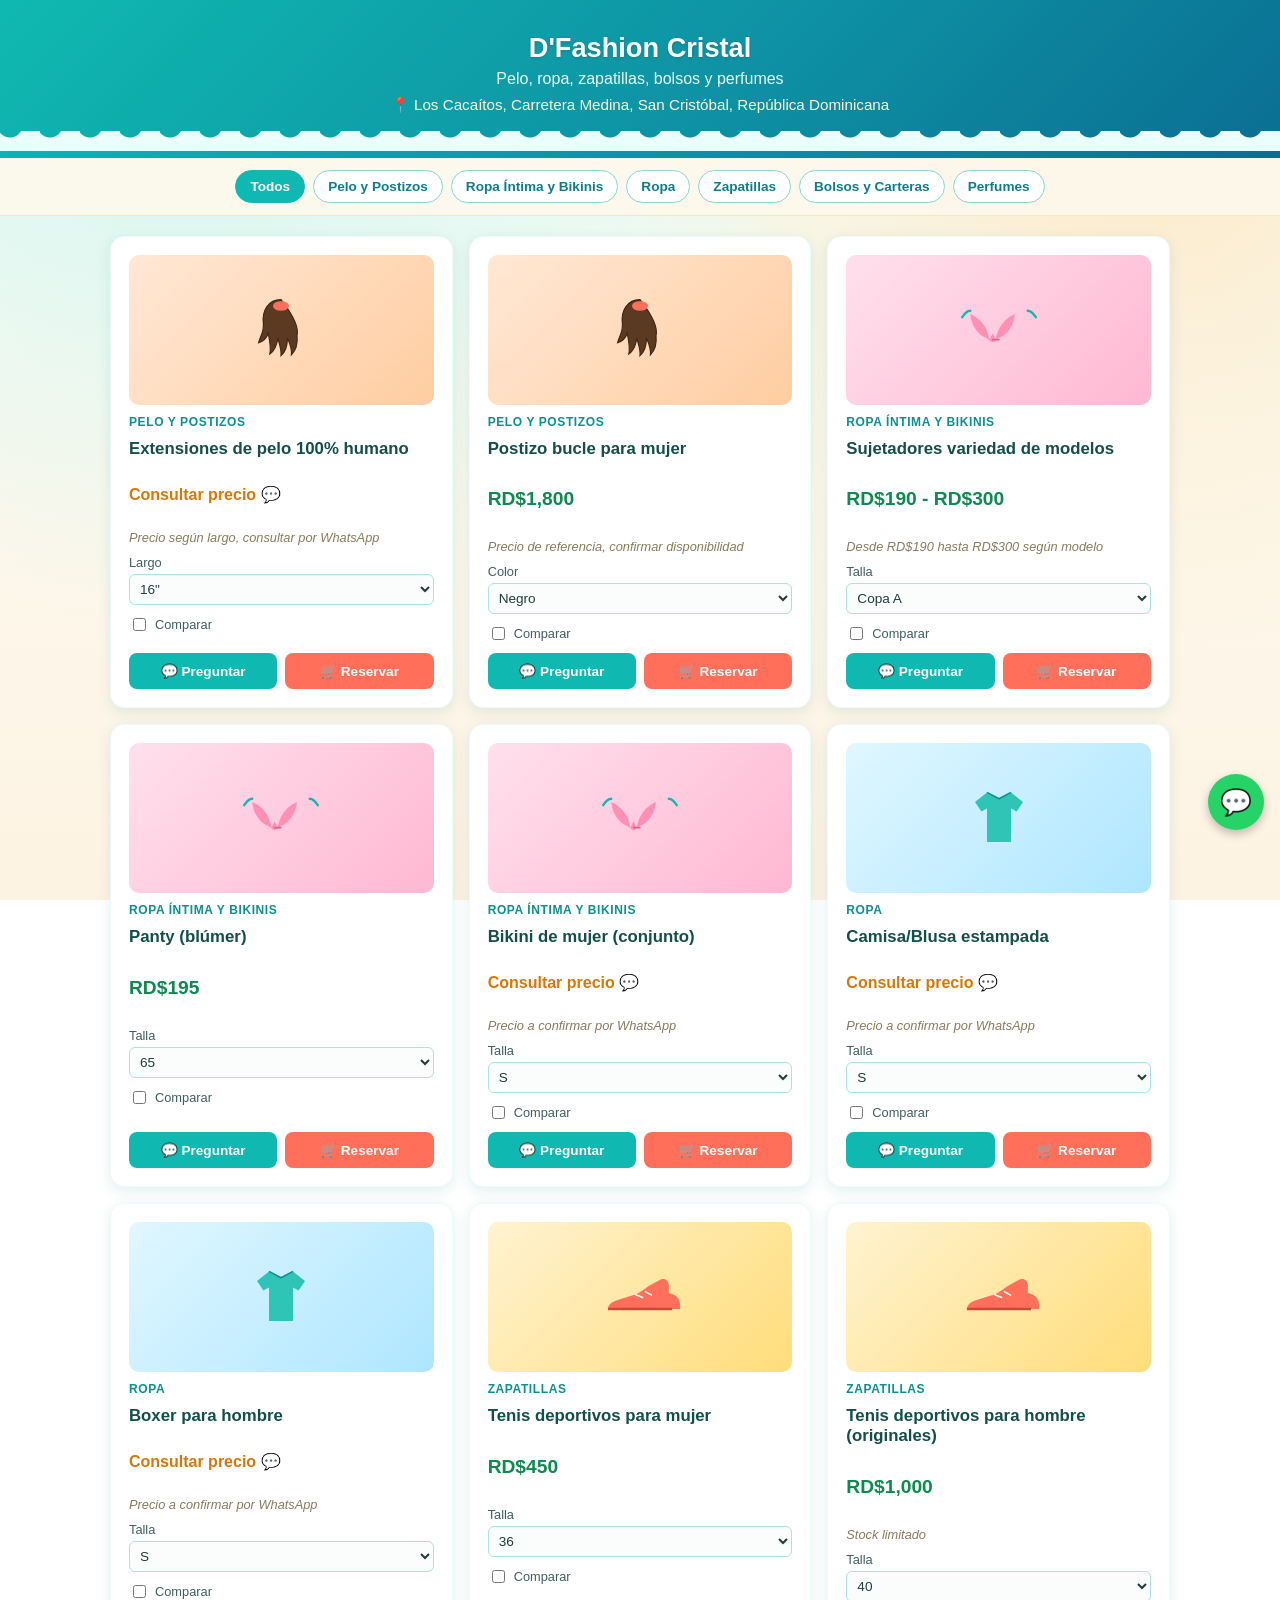
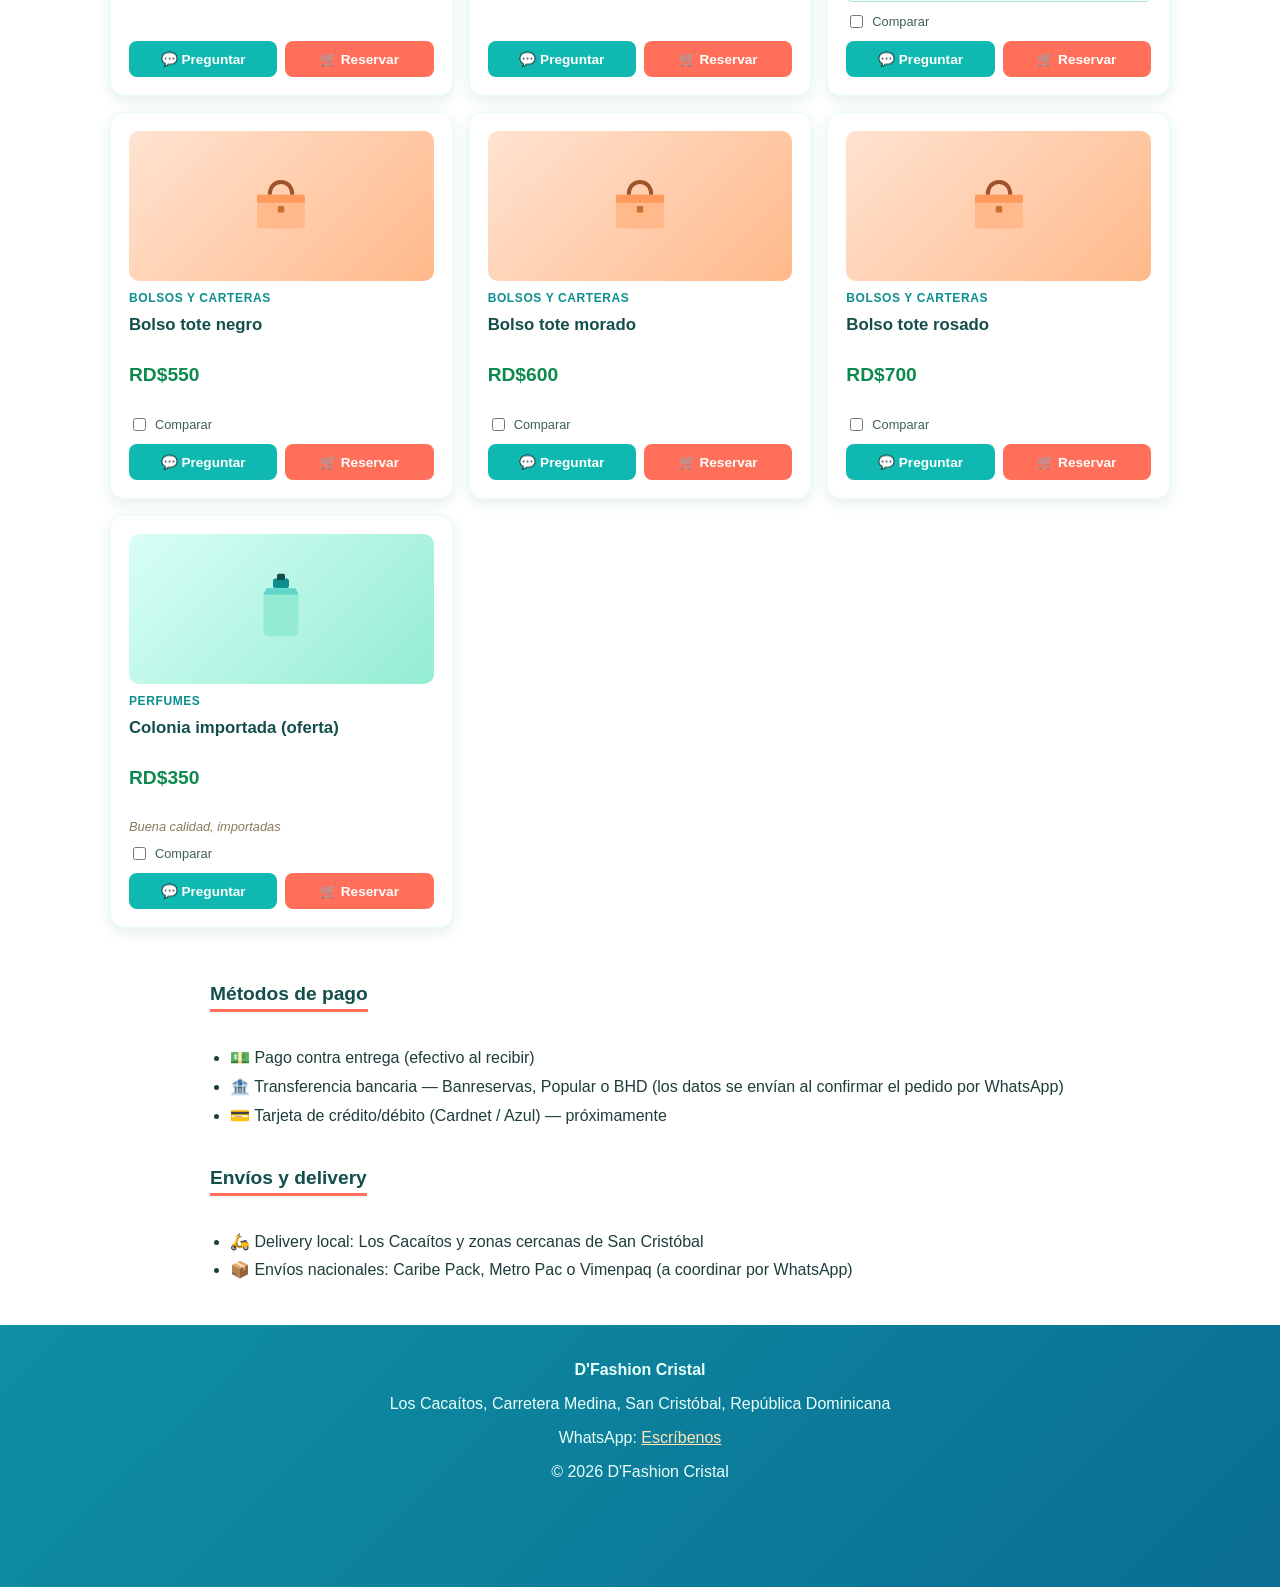
<file: index.html>
<!DOCTYPE html>
<html lang="es">
<head>
<meta charset="UTF-8">
<meta name="viewport" content="width=device-width, initial-scale=1.0">

<title>D'Fashion Cristal | Pelo, Ropa, Zapatillas y Perfumes en San Cristóbal</title>

<meta name="description"
content="D'Fashion Cristal - Los Cacaítos, Carretera Medina, San Cristóbal. Pelo y postizos, ropa, zapatillas, bolsos y perfumes. Pregunta y reserva por WhatsApp.">

<link rel="stylesheet" href="style.css">
</head>

<body>

<header>
<h1 id="store-name">D'Fashion Cristal</h1>
<p class="subtitle" id="store-tagline">Pelo, ropa, zapatillas, bolsos y perfumes</p>
<p class="address" id="store-address">📍 Los Cacaítos, Carretera Medina, San Cristóbal, R.D.</p>
</header>

<nav class="filters">
<div class="filter-row" id="category-filters">
<button class="filter-btn active" data-category="todos">Todos</button>
</div>
</nav>

<main id="products-container"></main>

<section class="info-block">
<h2>Métodos de pago</h2>
<ul>
<li>💵 Pago contra entrega (efectivo al recibir)</li>
<li>🏦 Transferencia bancaria — Banreservas, Popular o BHD (los datos se envían al confirmar el pedido por WhatsApp)</li>
<li>💳 Tarjeta de crédito/débito (Cardnet / Azul) — próximamente</li>
</ul>
</section>

<section class="info-block">
<h2>Envíos y delivery</h2>
<ul>
<li>🛵 Delivery local: Los Cacaítos y zonas cercanas de San Cristóbal</li>
<li>📦 Envíos nacionales: Caribe Pack, Metro Pac o Vimenpaq (a coordinar por WhatsApp)</li>
</ul>
</section>

<div class="compare-bar" id="compare-bar">
<span id="compare-count">0 productos seleccionados</span>
<button id="compare-btn">Ver comparación</button>
<button id="compare-clear">Limpiar</button>
</div>

<div class="modal-overlay" id="compare-modal">
<div class="modal">
<button class="modal-close" id="modal-close">✕</button>
<h2>Comparar productos</h2>
<div class="table-scroll">
<table id="compare-table"></table>
</div>
</div>
</div>

<a id="whatsapp-float" href="#" target="_blank" aria-label="Chatear por WhatsApp">💬</a>

<footer>
<p><strong id="footer-store-name">D'Fashion Cristal</strong></p>
<p id="footer-address">Los Cacaítos, Carretera Medina, San Cristóbal, R.D.</p>
<p>WhatsApp: <a id="footer-whatsapp" href="#" target="_blank">Escríbenos</a></p>
<p>© 2026 D'Fashion Cristal</p>
</footer>

<script src="script.js"></script>

</body>
</html>
</file>
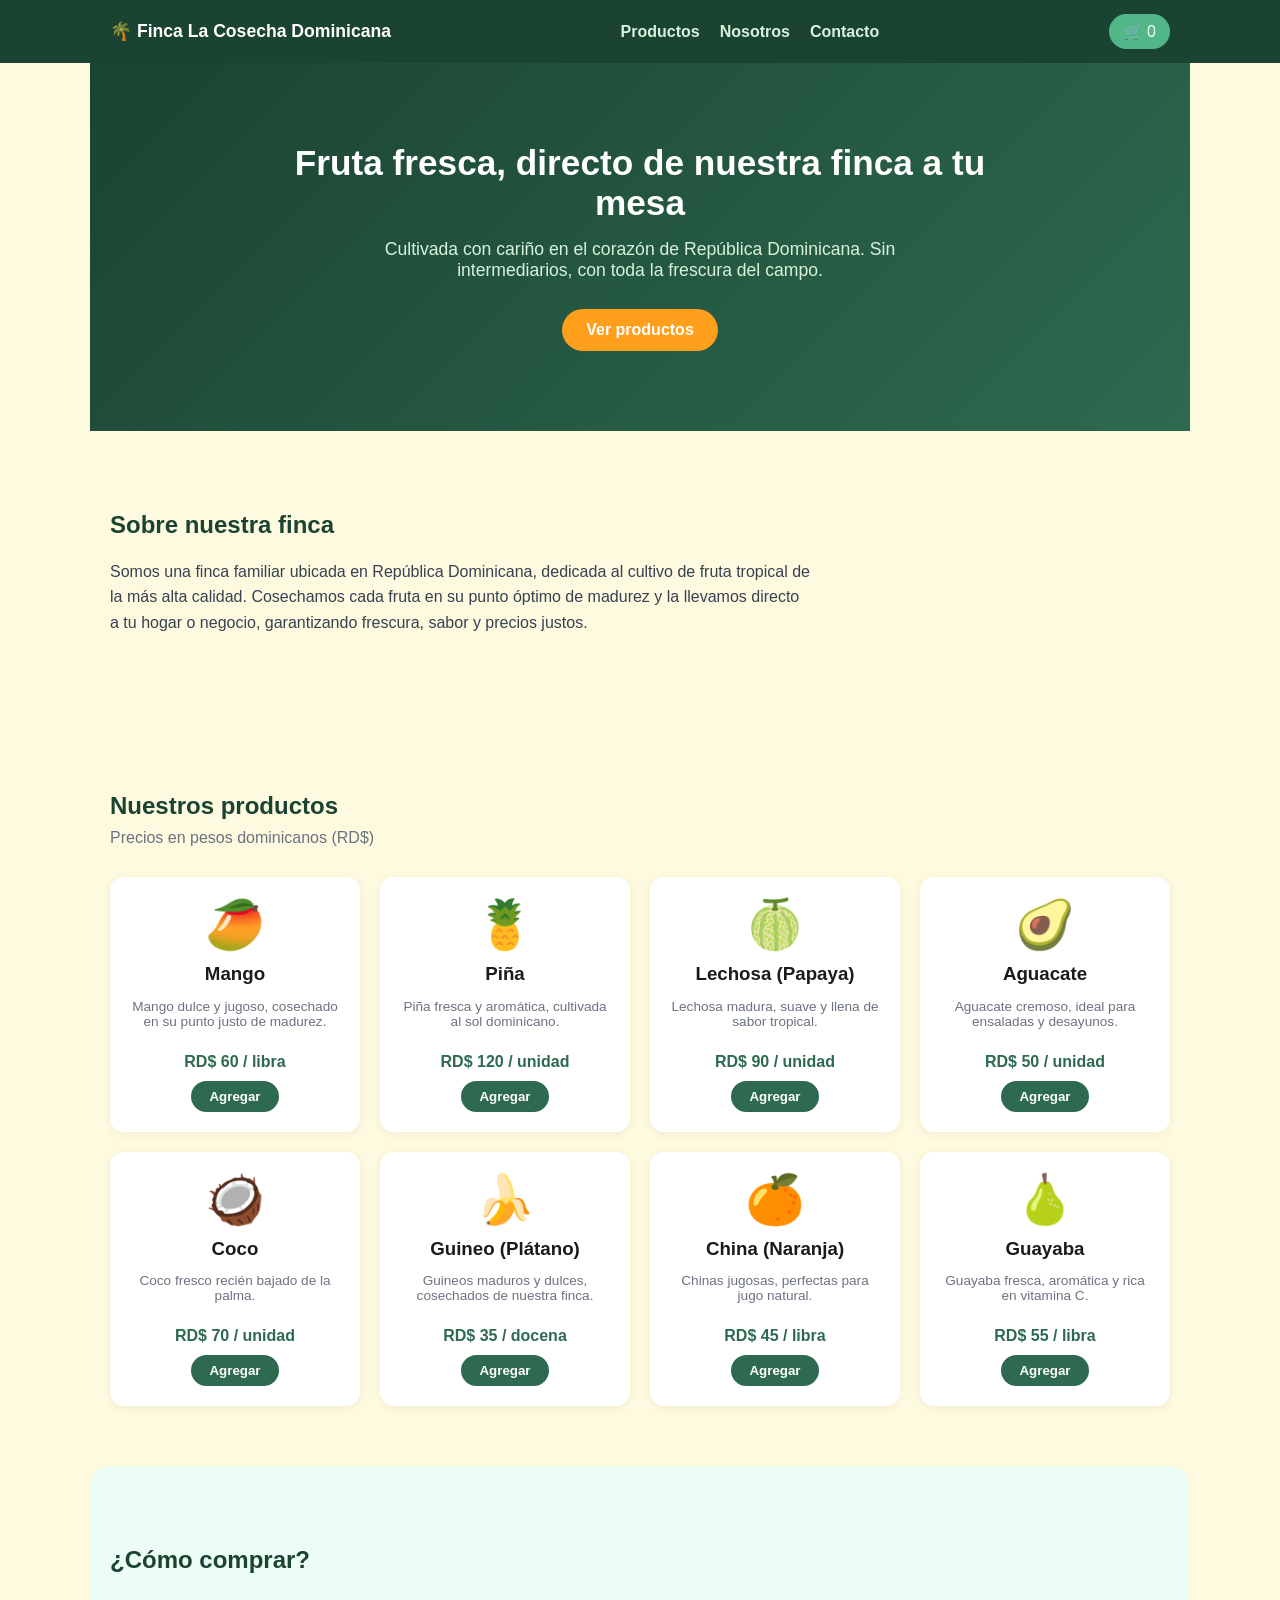
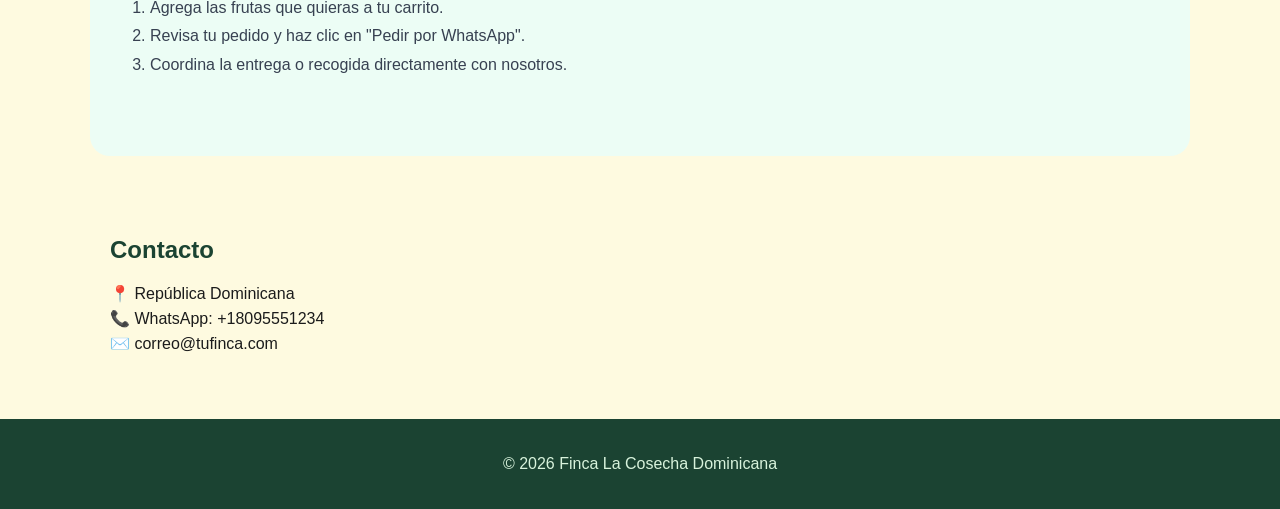
<file: finca/index.html>
<!DOCTYPE html>
<html lang="es">
<head>
<meta charset="UTF-8">
<meta name="viewport" content="width=device-width, initial-scale=1.0">

<title>Finca La Cosecha Dominicana | Fruta fresca a domicilio</title>

<meta name="description"
content="Compra fruta fresca directo de nuestra finca en República Dominicana. Mango, piña, lechosa, aguacate, coco y más, con entrega a domicilio.">

<link rel="stylesheet" href="style.css">
</head>

<body>

<header class="site-header">
  <div class="header-inner">
    <a href="#top" class="logo">🌴 Finca La Cosecha Dominicana</a>
    <nav class="nav">
      <a href="#productos">Productos</a>
      <a href="#nosotros">Nosotros</a>
      <a href="#contacto">Contacto</a>
    </nav>
    <button id="cart-toggle" class="cart-toggle" aria-label="Abrir carrito">
      🛒 <span id="cart-count">0</span>
    </button>
  </div>
</header>

<section id="top" class="hero">
  <div class="hero-content">
    <h1>Fruta fresca, directo de nuestra finca a tu mesa</h1>
    <p>Cultivada con cariño en el corazón de República Dominicana. Sin intermediarios, con toda la frescura del campo.</p>
    <a href="#productos" class="btn btn-primary">Ver productos</a>
  </div>
</section>

<section id="nosotros" class="nosotros">
  <h2>Sobre nuestra finca</h2>
  <p>
    Somos una finca familiar ubicada en República Dominicana, dedicada al cultivo
    de fruta tropical de la más alta calidad. Cosechamos cada fruta en su punto
    óptimo de madurez y la llevamos directo a tu hogar o negocio, garantizando
    frescura, sabor y precios justos.
  </p>
</section>

<section id="productos" class="productos">
  <h2>Nuestros productos</h2>
  <p class="productos-sub">Precios en pesos dominicanos (RD$)</p>
  <div id="productos-grid" class="productos-grid"></div>
</section>

<section id="como-comprar" class="como-comprar">
  <h2>¿Cómo comprar?</h2>
  <ol>
    <li>Agrega las frutas que quieras a tu carrito.</li>
    <li>Revisa tu pedido y haz clic en "Pedir por WhatsApp".</li>
    <li>Coordina la entrega o recogida directamente con nosotros.</li>
  </ol>
</section>

<section id="contacto" class="contacto">
  <h2>Contacto</h2>
  <p>📍 República Dominicana</p>
  <p>📞 WhatsApp: <span id="telefono-contacto">EDITAR-TU-NUMERO</span></p>
  <p>✉️ correo@tufinca.com</p>
</section>

<footer class="site-footer">
  <p>© 2026 Finca La Cosecha Dominicana</p>
</footer>

<!-- Carrito lateral -->
<aside id="cart-panel" class="cart-panel">
  <div class="cart-header">
    <h2>Tu carrito</h2>
    <button id="cart-close" aria-label="Cerrar carrito">✕</button>
  </div>
  <div id="cart-items" class="cart-items"></div>
  <div class="cart-footer">
    <p class="cart-total">Total: <span id="cart-total">RD$ 0</span></p>
    <button id="checkout-btn" class="btn btn-primary btn-block">Pedir por WhatsApp</button>
  </div>
</aside>
<div id="cart-overlay" class="cart-overlay"></div>

<script src="script.js"></script>

</body>
</html>
</file>
<file: style.css>
* { box-sizing: border-box; }

body {
  margin:0;
  font-family: Arial, Helvetica, sans-serif;
  background:
    radial-gradient(circle at 15% 0%, #d6f5ef 0%, transparent 45%),
    radial-gradient(circle at 90% 10%, #ffe9c7 0%, transparent 40%),
    linear-gradient(180deg, #eafffb 0%, #fdf8ec 55%, #fdf3e3 100%);
  background-attachment: fixed;
  color:#1e3d3a;
}

header {
  text-align:center;
  padding:32px 16px 44px;
  background:linear-gradient(135deg, #0fb9b1 0%, #0e8fa3 60%, #0a6e93 100%);
  color:#ffffff;
  position:relative;
  overflow:hidden;
}

header::after {
  content:"";
  position:absolute;
  left:0; right:0; bottom:-1px;
  height:28px;
  background:
    radial-gradient(circle at 10px -6px, transparent 12px, #eafffb 13px) 0 0/40px 20px repeat-x;
}

header h1 { margin:0 0 6px; font-size:1.7rem; text-shadow:0 1px 3px rgba(0,0,0,0.15); }

.subtitle {
  color:#e3fbf7;
  margin:0 0 8px;
}

.address {
  color:#fff3d6;
  margin:0;
  font-size:0.95rem;
}

.filters {
  position:sticky;
  top:0;
  z-index:10;
  background:#fdf8ecee;
  backdrop-filter:blur(4px);
  padding:12px 12px;
  border-bottom:1px solid #ffe4b8;
}

.filter-row {
  display:flex;
  flex-wrap:wrap;
  gap:8px;
  justify-content:center;
}

.filter-btn {
  background:#ffffff;
  color:#0e7c8c;
  border:1px solid #7fd8d1;
  border-radius:20px;
  padding:8px 14px;
  font-size:0.85rem;
  cursor:pointer;
  font-weight:600;
}

.filter-btn.active {
  background:#0fb9b1;
  border-color:#0fb9b1;
  color:#ffffff;
}

#products-container {
  max-width:1100px;
  margin:auto;
  padding:20px;
  display:grid;
  grid-template-columns: 1fr;
  gap:16px;
}

@media (min-width:640px) {
  #products-container { grid-template-columns: 1fr 1fr; }
}

@media (min-width:960px) {
  #products-container { grid-template-columns: 1fr 1fr 1fr; }
}

.card {
  background:#ffffff;
  padding:18px;
  border-radius:14px;
  transition:0.2s;
  display:flex;
  flex-direction:column;
  gap:10px;
  box-shadow:0 4px 14px rgba(15,120,120,0.12);
  border:1px solid #eafdf9;
}

.card:hover {
  transform:translateY(-3px);
  box-shadow:0 8px 20px rgba(15,120,120,0.18);
}

.card-image {
  height:150px;
  border-radius:10px;
  display:flex;
  align-items:center;
  justify-content:center;
  overflow:hidden;
}

.card-image svg { width:80px; height:80px; }

.card-image.cat-pelo { background:linear-gradient(135deg, #ffe8d6, #ffcda1); }
.card-image.cat-lenceria { background:linear-gradient(135deg, #ffe0ec, #ffb8d2); }
.card-image.cat-ropa { background:linear-gradient(135deg, #e0f7ff, #aee6ff); }
.card-image.cat-zapatillas { background:linear-gradient(135deg, #fff3d1, #ffdd7a); }
.card-image.cat-bolsos { background:linear-gradient(135deg, #ffe3d1, #ffb98a); }
.card-image.cat-perfumes { background:linear-gradient(135deg, #d9fff5, #93ecd3); }

.card h2 {
  margin:0;
  font-size:1.05rem;
  color:#134e4a;
}

.card .category-tag {
  font-size:0.75rem;
  color:#0e8f8f;
  text-transform:uppercase;
  letter-spacing:0.05em;
  font-weight:700;
}

.card .price {
  font-size:1.2rem;
  font-weight:bold;
  color:#0d8a4f;
}

.card .price.consultar {
  color:#d97706;
  font-size:1rem;
}

.card .note {
  font-size:0.8rem;
  color:#8a7a5c;
  font-style:italic;
  margin:0;
}

.card select {
  background:#fbfdfc;
  color:#1e3d3a;
  border:1px solid #a9e4dd;
  border-radius:6px;
  padding:6px;
  font-size:0.85rem;
}

.card .option-group {
  display:flex;
  flex-direction:column;
  gap:4px;
  font-size:0.8rem;
  color:#3f5f5c;
}

.card-actions {
  display:flex;
  flex-wrap:wrap;
  gap:8px;
  margin-top:auto;
}

.btn {
  flex:1;
  text-align:center;
  padding:10px;
  border-radius:8px;
  border:none;
  font-weight:bold;
  cursor:pointer;
  text-decoration:none;
  font-size:0.85rem;
}

.btn-ask {
  background:#0fb9b1;
  color:#ffffff;
}

.btn-reserve {
  background:#ff6f59;
  color:white;
}

.compare-check {
  display:flex;
  align-items:center;
  gap:6px;
  font-size:0.8rem;
  color:#3f5f5c;
}

a { color:#0e8f8f; }

.info-block {
  max-width:900px;
  margin:20px auto;
  padding:0 20px;
}

.info-block h2 {
  font-size:1.2rem;
  color:#134e4a;
  border-bottom:3px solid #ff6f59;
  display:inline-block;
  padding-bottom:4px;
}

.info-block ul {
  line-height:1.8;
  padding-left:20px;
}

.compare-bar {
  position:fixed;
  bottom:0;
  left:0;
  right:0;
  background:#ffffff;
  border-top:1px solid #a9e4dd;
  box-shadow:0 -4px 12px rgba(15,120,120,0.15);
  padding:10px 16px;
  display:none;
  align-items:center;
  justify-content:space-between;
  gap:10px;
  z-index:20;
  color:#134e4a;
}

.compare-bar.visible { display:flex; }

.compare-bar button {
  background:#ff6f59;
  color:white;
  border:none;
  border-radius:8px;
  padding:8px 14px;
  font-weight:bold;
  cursor:pointer;
}

#compare-clear {
  background:transparent;
  color:#134e4a;
  border:1px solid #7fd8d1;
}

.modal-overlay {
  display:none;
  position:fixed;
  inset:0;
  background:rgba(6,40,45,0.55);
  z-index:30;
  align-items:center;
  justify-content:center;
  padding:16px;
}

.modal-overlay.visible { display:flex; }

.modal {
  background:#ffffff;
  border-radius:12px;
  padding:20px;
  max-width:700px;
  width:100%;
  max-height:80vh;
  overflow-y:auto;
  position:relative;
  color:#1e3d3a;
}

.modal-close {
  position:absolute;
  top:12px;
  right:12px;
  background:none;
  border:none;
  color:#1e3d3a;
  font-size:1.2rem;
  cursor:pointer;
}

.table-scroll {
  overflow-x:auto;
}

#compare-table {
  width:100%;
  border-collapse:collapse;
}

#compare-table td, #compare-table th {
  border:1px solid #d7ede9;
  padding:8px;
  text-align:left;
  font-size:0.85rem;
  white-space:nowrap;
}

#compare-table th { background:#eafffb; }

#whatsapp-float {
  position:fixed;
  bottom:70px;
  right:16px;
  background:#25d366;
  color:white;
  width:56px;
  height:56px;
  border-radius:50%;
  display:flex;
  align-items:center;
  justify-content:center;
  font-size:1.6rem;
  text-decoration:none;
  box-shadow:0 4px 10px rgba(0,0,0,0.25);
  z-index:25;
}

footer {
  text-align:center;
  padding:20px;
  background:linear-gradient(135deg, #0e8fa3, #0a6e93);
  color:#eafffb;
  margin-top:40px;
  padding-bottom:90px;
}

footer a { color:#ffe4b8; }
</file>
<file: finca/style.css>
:root {
  --verde-oscuro: #1b4332;
  --verde: #2d6a4f;
  --verde-claro: #52b788;
  --mango: #ff9f1c;
  --crema: #fefae0;
  --texto: #1b1b1b;
  --gris: #6b7280;
}

* {
  box-sizing: border-box;
}

body {
  margin: 0;
  font-family: "Segoe UI", Arial, Helvetica, sans-serif;
  background: var(--crema);
  color: var(--texto);
}

h1, h2 {
  color: var(--verde-oscuro);
}

.btn {
  display: inline-block;
  padding: 12px 24px;
  border-radius: 30px;
  border: none;
  font-weight: bold;
  cursor: pointer;
  text-decoration: none;
  font-size: 1rem;
}

.btn-primary {
  background: var(--mango);
  color: white;
}

.btn-primary:hover {
  background: #e88a00;
}

.btn-block {
  width: 100%;
  text-align: center;
}

/* Header */
.site-header {
  background: var(--verde-oscuro);
  position: sticky;
  top: 0;
  z-index: 10;
}

.header-inner {
  max-width: 1100px;
  margin: auto;
  display: flex;
  align-items: center;
  justify-content: space-between;
  padding: 14px 20px;
}

.logo {
  color: white;
  font-weight: bold;
  text-decoration: none;
  font-size: 1.1rem;
}

.nav {
  display: flex;
  gap: 20px;
}

.nav a {
  color: #d8f3dc;
  text-decoration: none;
  font-weight: 600;
}

.nav a:hover {
  color: white;
}

.cart-toggle {
  background: var(--verde-claro);
  color: white;
  border: none;
  border-radius: 20px;
  padding: 8px 14px;
  font-size: 1rem;
  cursor: pointer;
}

/* Hero */
.hero {
  background: linear-gradient(135deg, var(--verde-oscuro), var(--verde));
  color: white;
  text-align: center;
  padding: 80px 20px;
}

.hero h1 {
  color: white;
  font-size: 2.2rem;
  max-width: 700px;
  margin: 0 auto 16px;
}

.hero p {
  max-width: 600px;
  margin: 0 auto 28px;
  color: #d8f3dc;
  font-size: 1.1rem;
}

/* Secciones generales */
section {
  max-width: 1100px;
  margin: auto;
  padding: 60px 20px;
}

.nosotros p {
  max-width: 700px;
  color: #374151;
  line-height: 1.6;
}

.productos-sub {
  color: var(--gris);
  margin-top: -10px;
}

/* Productos */
.productos-grid {
  display: grid;
  grid-template-columns: repeat(auto-fill, minmax(220px, 1fr));
  gap: 20px;
  margin-top: 30px;
}

.producto-card {
  background: white;
  border-radius: 14px;
  padding: 20px;
  text-align: center;
  box-shadow: 0 2px 10px rgba(0,0,0,0.06);
  transition: transform 0.2s;
}

.producto-card:hover {
  transform: translateY(-4px);
}

.producto-emoji {
  font-size: 3rem;
}

.producto-card h3 {
  margin: 10px 0 4px;
}

.producto-card .descripcion {
  color: var(--gris);
  font-size: 0.85rem;
  min-height: 40px;
}

.producto-precio {
  font-weight: bold;
  color: var(--verde);
  margin: 10px 0;
}

.add-btn {
  background: var(--verde);
  color: white;
  border: none;
  border-radius: 20px;
  padding: 8px 18px;
  cursor: pointer;
  font-weight: 600;
}

.add-btn:hover {
  background: var(--verde-oscuro);
}

/* Como comprar */
.como-comprar {
  background: #ecfdf5;
  border-radius: 20px;
}

.como-comprar ol {
  color: #374151;
  line-height: 1.8;
}

/* Contacto */
.contacto p {
  margin: 6px 0;
}

/* Footer */
.site-footer {
  text-align: center;
  padding: 20px;
  background: var(--verde-oscuro);
  color: #d8f3dc;
}

/* Carrito lateral */
.cart-panel {
  position: fixed;
  top: 0;
  right: -380px;
  width: 350px;
  max-width: 90vw;
  height: 100%;
  background: white;
  box-shadow: -4px 0 20px rgba(0,0,0,0.15);
  display: flex;
  flex-direction: column;
  transition: right 0.3s ease;
  z-index: 100;
}

.cart-panel.open {
  right: 0;
}

.cart-header {
  display: flex;
  justify-content: space-between;
  align-items: center;
  padding: 18px 20px;
  border-bottom: 1px solid #e5e7eb;
}

.cart-header button {
  background: none;
  border: none;
  font-size: 1.2rem;
  cursor: pointer;
}

.cart-items {
  flex: 1;
  overflow-y: auto;
  padding: 10px 20px;
}

.cart-item {
  display: flex;
  align-items: center;
  justify-content: space-between;
  padding: 10px 0;
  border-bottom: 1px solid #f1f1f1;
}

.cart-item-info {
  display: flex;
  flex-direction: column;
}

.cart-item-controls {
  display: flex;
  align-items: center;
  gap: 8px;
}

.cart-item-controls button {
  background: #e5e7eb;
  border: none;
  width: 26px;
  height: 26px;
  border-radius: 50%;
  cursor: pointer;
  font-weight: bold;
}

.cart-footer {
  padding: 20px;
  border-top: 1px solid #e5e7eb;
}

.cart-total {
  font-weight: bold;
  font-size: 1.1rem;
  margin-bottom: 14px;
}

.cart-overlay {
  display: none;
  position: fixed;
  inset: 0;
  background: rgba(0,0,0,0.4);
  z-index: 99;
}

.cart-overlay.open {
  display: block;
}

.empty-cart {
  color: var(--gris);
  text-align: center;
  margin-top: 40px;
}

@media (max-width: 600px) {
  .nav {
    display: none;
  }
}
</file>
